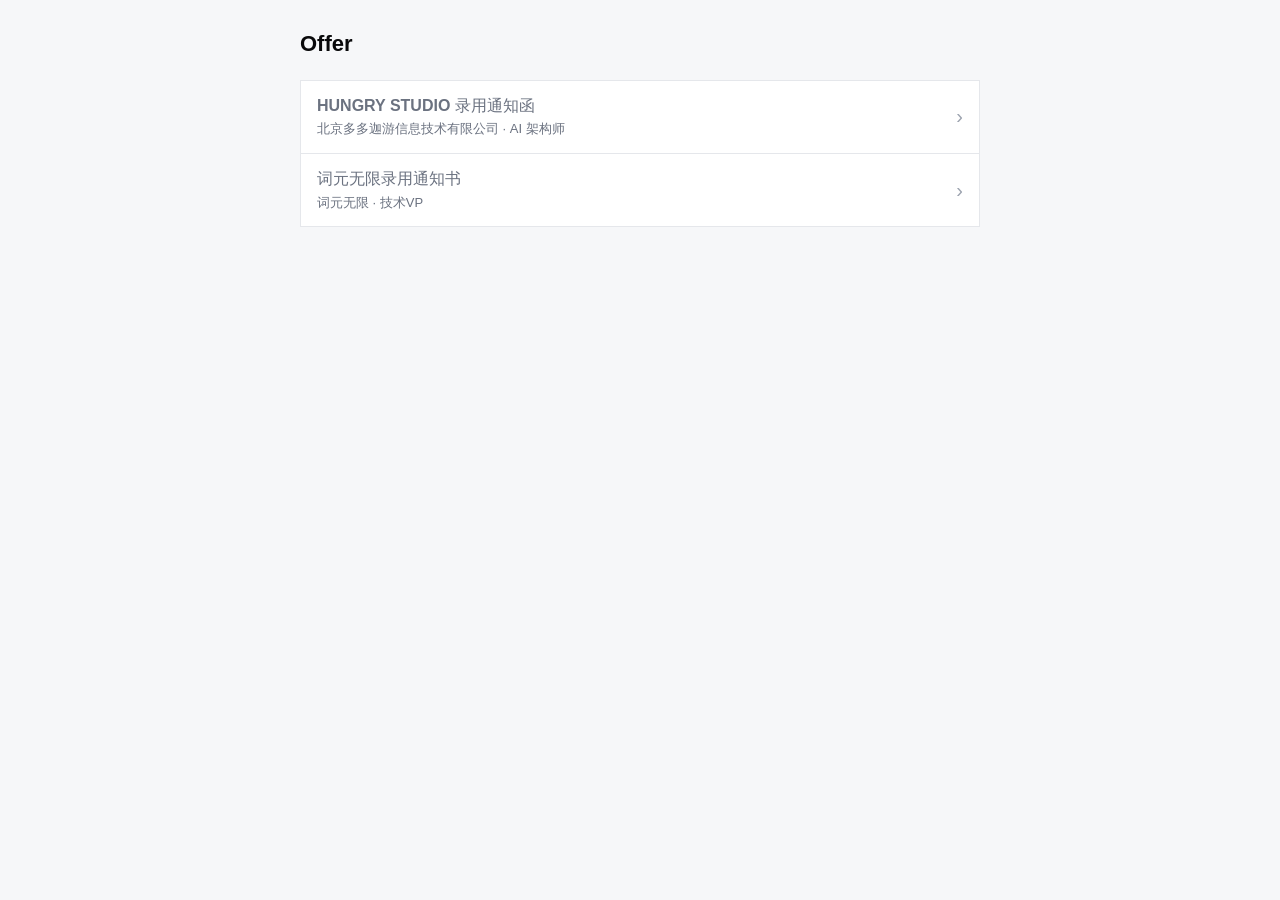
<file: offer/index.html>
<!doctype html>
<html lang="zh-CN">
  <head>
    <meta charset="UTF-8" />
    <meta name="viewport" content="width=device-width, initial-scale=1.0" />
    <title>Offer</title>
    <link rel="stylesheet" href="./styles.css" />
  </head>
  <body class="index-page">
    <main class="index-wrap">
      <h1 class="index-title">Offer</h1>
      <nav class="offer-list" aria-label="Offer 列表">
        <a class="offer-row" href="./hungrystudio.html">
          <span>
            <strong>HUNGRY STUDIO 录用通知函</strong>
            <span>北京多多迦游信息技术有限公司 · AI 架构师</span>
          </span>
          <em>›</em>
        </a>
        <a class="offer-row" href="./tokfinity.html">
          <span>
            <strong>词元无限录用通知书</strong>
            <span>词元无限 · 技术VP</span>
          </span>
          <em>›</em>
        </a>
      </nav>
    </main>
  </body>
</html>
</file>
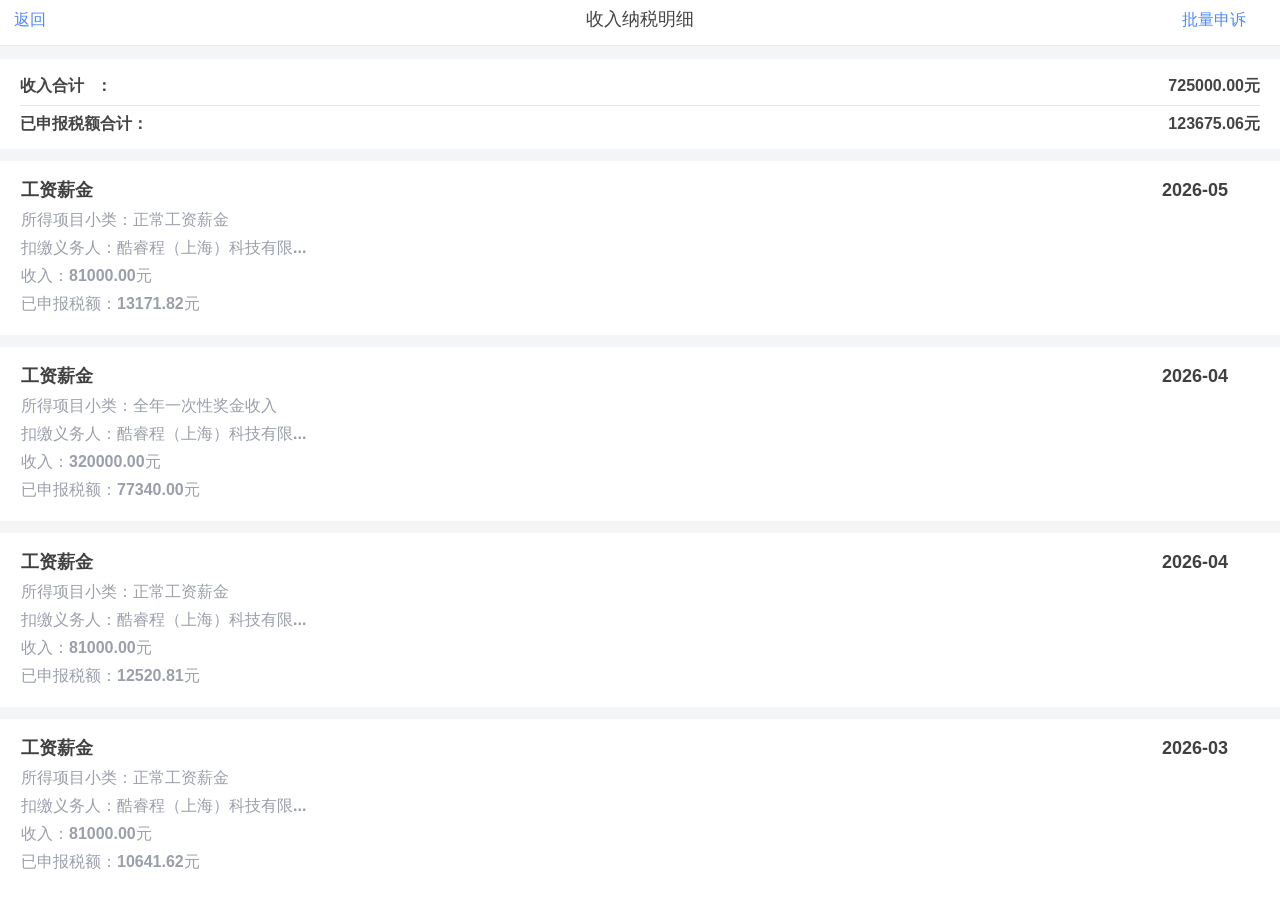
<file: tax/index.html>
<!DOCTYPE html>
<html lang="zh-CN">
  <head>
    <meta charset="UTF-8" />
    <meta http-equiv="X-UA-Compatible" content="IE=edge" />
    <meta
      name="viewport"
      content="width=device-width, user-scalable=no, initial-scale=1.0, maximum-scale=1.0, minimum-scale=1.0"
    />
    <title>收入纳税明细</title>
    <meta name="theme-color" content="#ffffff" />
    <meta name="apple-mobile-web-app-capable" content="yes" />
    <meta name="apple-mobile-web-app-status-bar-style" content="default" />
    <link rel="shortcut icon" type="image/x-icon" href="favicon.ico" />
    <link
      rel="stylesheet"
      href="https://at.alicdn.com/t/c/font_3771354_gxx1tulrykg.css"
    />
    <link rel="stylesheet" href="index.css" />
    <link rel="manifest" href="manifest.json" />
  </head>
  <body class="index-page">
    <header>
      <a class="header-back" href="#" data-next-year>
        <span class="header-icon iconfont icon-fanhui"></span>
        返回
      </a>
      <div class="header-title">收入纳税明细</div>
      <a class="header-shensu" href="#" data-prev-year>批量申诉</a>
    </header>

    <div class="total">
      <div class="total-item">
        <div>收入合计<a class="total-icon iconfont icon-wenhao"></a>：</div>
        <div data-total-income>0.00元</div>
      </div>

      <div class="total-item">
        <div>已申报税额合计：</div>
        <div data-total-tax>0.00元</div>
      </div>
    </div>

    <div class="list" data-list></div>

    <script src="data.js"></script>
    <script src="tax-calculator.js"></script>
    <script src="app.js"></script>
  </body>
</html>
</file>
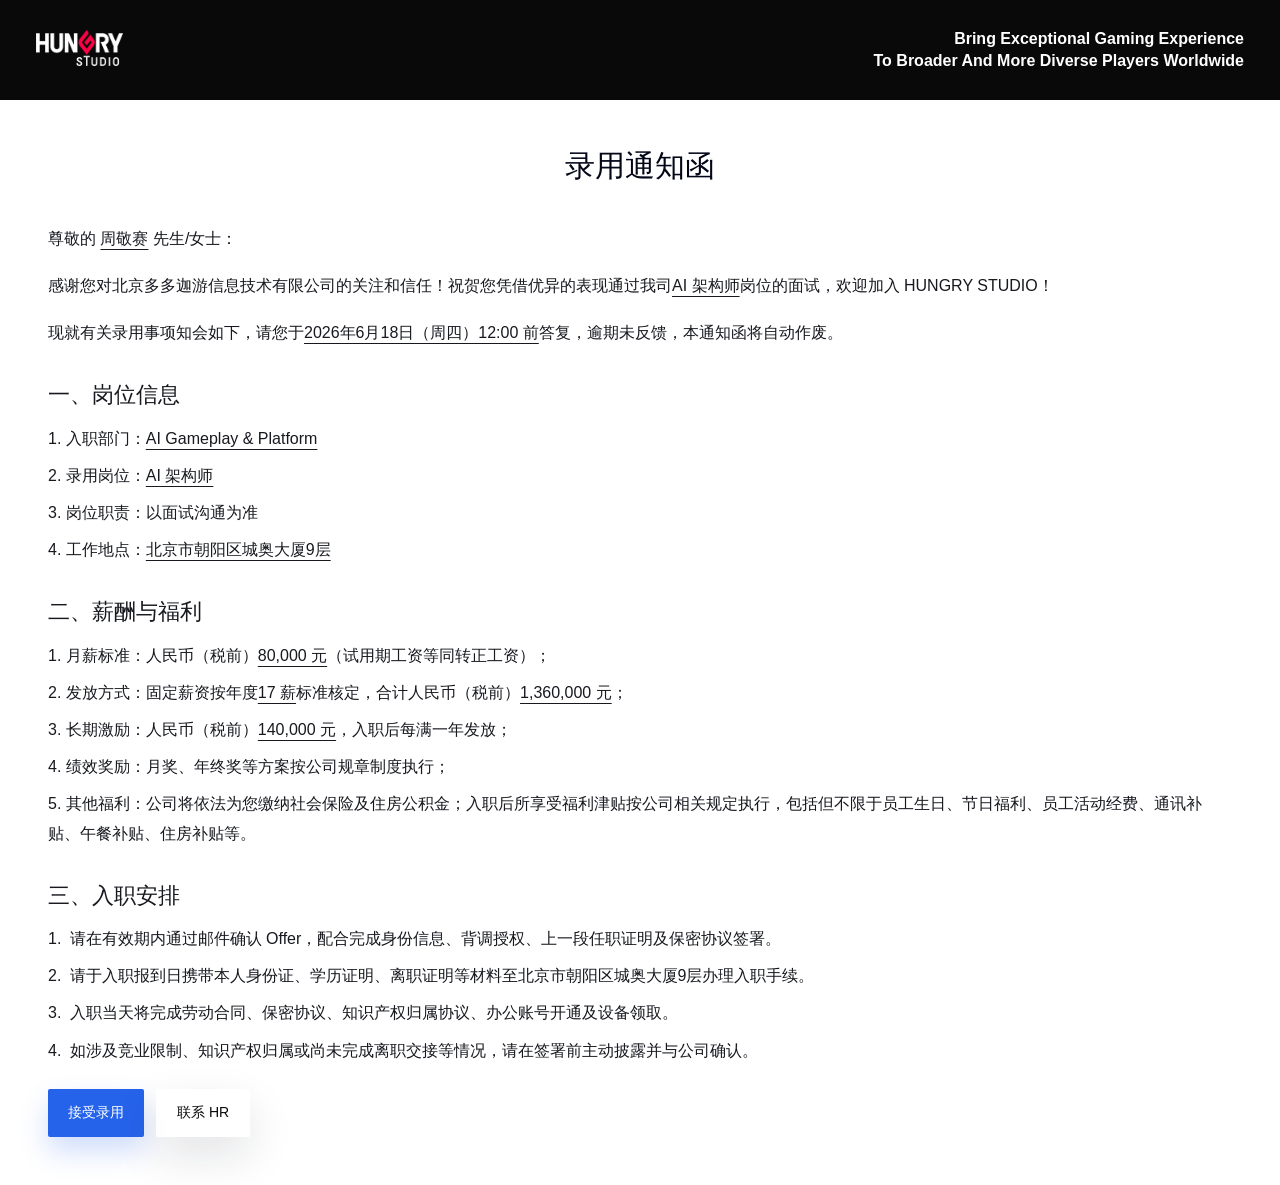
<file: offer/hungrystudio.html>
<!doctype html>
<html lang="zh-CN">
  <head>
    <meta charset="UTF-8" />
    <meta name="viewport" content="width=device-width, initial-scale=1.0" />
    <title>录用通知函</title>
    <link rel="stylesheet" href="./styles.css" />
  </head>
  <body class="hungry-page">
    <main>
      <article class="hungry-article">
        <section class="hungry-top">
          <a href="./index.html" aria-label="返回列表">
            <img src="./assets/hungry-logo.png" alt="HUNGRY STUDIO" />
          </a>
          <div class="hungry-slogan">
            <div>Bring Exceptional Gaming Experience</div>
            <div>To Broader And More Diverse Players Worldwide</div>
          </div>
        </section>

        <section class="hungry-content">
          <h1>录用通知函</h1>
          <div class="offer-letter hungry-letter">
            <p>
              尊敬的 <span class="offer-underline">周敬赛</span> 先生/女士：
            </p>
            <p>
              感谢您对北京多多迦游信息技术有限公司的关注和信任！祝贺您凭借优异的表现通过我司<span
                class="offer-underline"
                >AI 架构师</span
              >岗位的面试，欢迎加入 HUNGRY STUDIO！
            </p>
            <p>
              现就有关录用事项知会如下，请您于<span class="offer-underline">2026年6月18日（周四）12:00 前</span
              >答复，逾期未反馈，本通知函将自动作废。
            </p>

            <section>
              <h2>一、岗位信息</h2>
              <ol>
                <li>入职部门：<span class="offer-underline">AI Gameplay &amp; Platform</span></li>
                <li>录用岗位：<span class="offer-underline">AI 架构师</span></li>
                <li>岗位职责：以面试沟通为准</li>
                <li>工作地点：<span class="offer-underline">北京市朝阳区城奥大厦9层</span></li>
              </ol>
            </section>

            <section>
              <h2>二、薪酬与福利</h2>
              <ol>
                <li>月薪标准：人民币（税前）<span class="offer-underline">80,000 元</span>（试用期工资等同转正工资）；</li>
                <li>
                  发放方式：固定薪资按年度<span class="offer-underline">17 薪</span>标准核定，合计人民币（税前）<span
                    class="offer-underline"
                    >1,360,000 元</span
                  >；
                </li>
                <li>长期激励：人民币（税前）<span class="offer-underline">140,000 元</span>，入职后每满一年发放；</li>
                <li>绩效奖励：月奖、年终奖等方案按公司规章制度执行；</li>
                <li>
                  其他福利：公司将依法为您缴纳社会保险及住房公积金；入职后所享受福利津贴按公司相关规定执行，包括但不限于员工生日、节日福利、员工活动经费、通讯补贴、午餐补贴、住房补贴等。
                </li>
              </ol>
            </section>

            <section>
              <h2>三、入职安排</h2>
              <div class="hungry-numbered-list">
                <p><span>1.</span>请在有效期内通过邮件确认 Offer，配合完成身份信息、背调授权、上一段任职证明及保密协议签署。</p>
                <p><span>2.</span>请于入职报到日携带本人身份证、学历证明、离职证明等材料至北京市朝阳区城奥大厦9层办理入职手续。</p>
                <p><span>3.</span>入职当天将完成劳动合同、保密协议、知识产权归属协议、办公账号开通及设备领取。</p>
                <p><span>4.</span>如涉及竞业限制、知识产权归属或尚未完成离职交接等情况，请在签署前主动披露并与公司确认。</p>
              </div>
              <div class="hungry-actions">
                <a class="btn" href="./index.html">接受录用</a>
                <a class="btn glass" href="./index.html">联系 HR</a>
              </div>
            </section>
          </div>
        </section>
      </article>
    </main>
  </body>
</html>
</file>
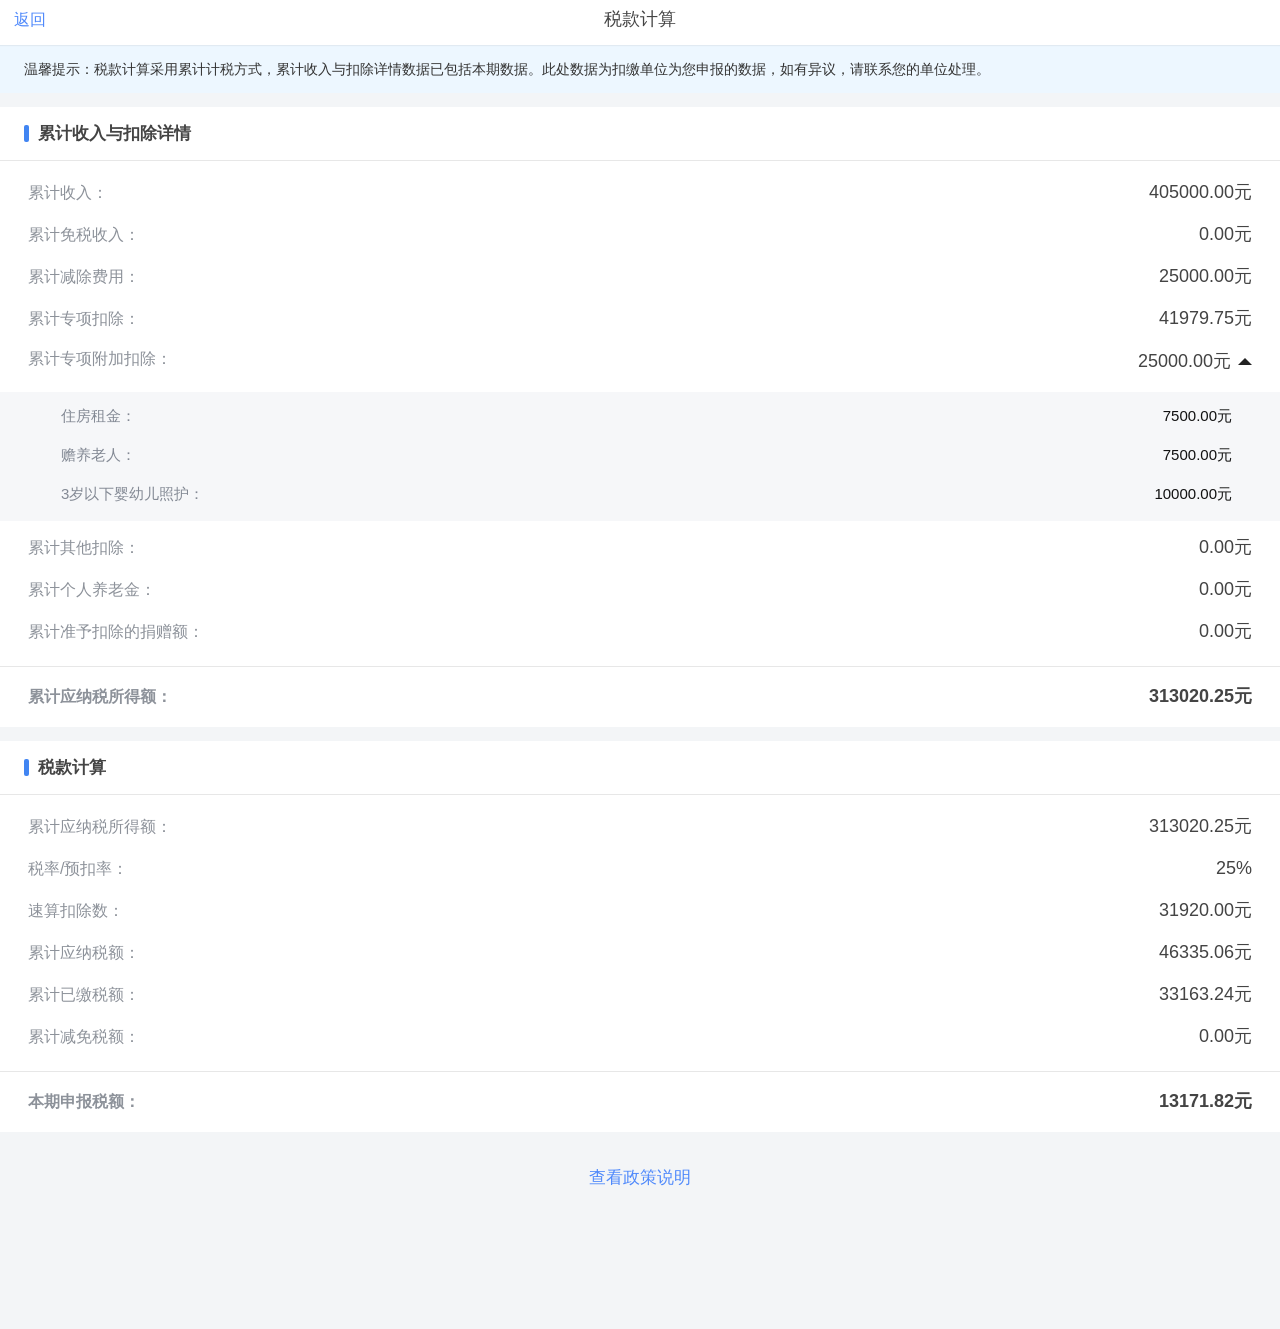
<file: tax/calculation.html>
<!DOCTYPE html>
<html lang="zh-CN">
  <head>
    <meta charset="UTF-8" />
    <meta http-equiv="X-UA-Compatible" content="IE=edge" />
    <meta
      name="viewport"
      content="width=device-width, user-scalable=no, initial-scale=1.0, maximum-scale=1.0, minimum-scale=1.0"
    />
    <title>税款计算</title>
    <meta name="theme-color" content="#ffffff" />
    <meta name="apple-mobile-web-app-capable" content="yes" />
    <meta name="apple-mobile-web-app-status-bar-style" content="default" />
    <link rel="shortcut icon" type="image/x-icon" href="favicon.ico" />
    <link
      rel="stylesheet"
      href="https://at.alicdn.com/t/c/font_3771354_gxx1tulrykg.css"
    />
    <link rel="stylesheet" href="index.css" />
    <link rel="manifest" href="manifest.json" />
  </head>
  <body class="calculation-page">
    <header>
      <a class="header-back" href="detail.html" data-back>
        <span class="header-icon iconfont icon-fanhui"></span>
        返回
      </a>
      <div class="header-title">税款计算</div>
      <span class="header-shensu"></span>
    </header>

    <div class="tips calculation-tips">
      温馨提示：税款计算采用累计计税方式，累计收入与扣除详情数据已包括本期数据。此处数据为扣缴单位为您申报的数据，如有异议，请联系您的单位处理。
    </div>

    <div class="card">
      <div class="card-title">
        <div class="card-title-dot"></div>
        <div>累计收入与扣除详情</div>
      </div>

      <div class="card-body calculation-body" data-cumulative-body></div>
    </div>

    <div class="card section-card">
      <div class="card-title">
        <div class="card-title-dot"></div>
        <div>税款计算</div>
      </div>

      <div class="card-body calculation-body" data-tax-body></div>
    </div>

    <div class="policy-link">查看政策说明</div>

    <script src="data.js"></script>
    <script src="tax-calculator.js"></script>
    <script src="calculation.js"></script>
  </body>
</html>
</file>
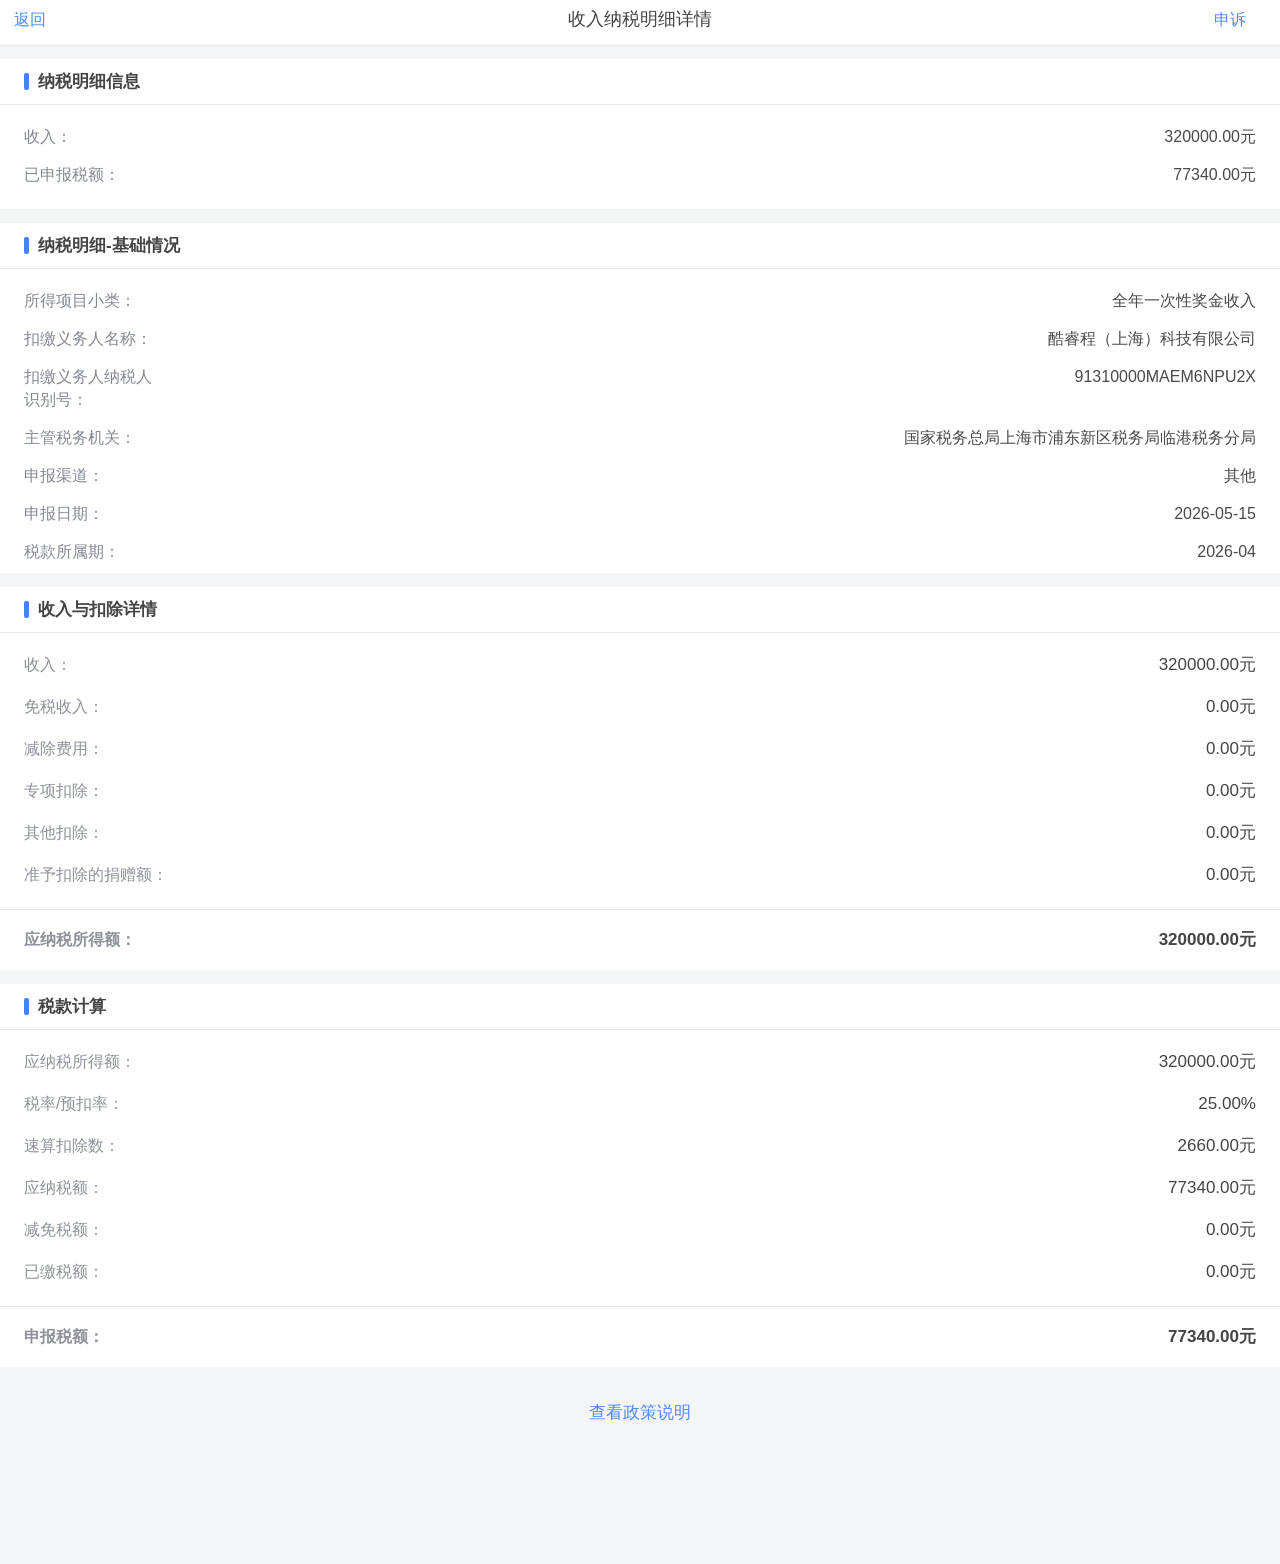
<file: tax/detail-bonus.html>
<!DOCTYPE html>
<html lang="zh-CN">
  <head>
    <meta charset="UTF-8" />
    <meta http-equiv="X-UA-Compatible" content="IE=edge" />
    <meta
      name="viewport"
      content="width=device-width, user-scalable=no, initial-scale=1.0, maximum-scale=1.0, minimum-scale=1.0"
    />
    <title>收入纳税明细详情</title>
    <meta name="theme-color" content="#ffffff" />
    <meta name="apple-mobile-web-app-capable" content="yes" />
    <meta name="apple-mobile-web-app-status-bar-style" content="default" />
    <link rel="shortcut icon" type="image/x-icon" href="favicon.ico" />
    <link
      rel="stylesheet"
      href="https://at.alicdn.com/t/c/font_3771354_gxx1tulrykg.css"
    />
    <link rel="stylesheet" href="index.css" />
    <link rel="manifest" href="manifest.json" />
  </head>
  <body class="detail-page detail-bonus-page">
    <header>
      <a class="header-back" href="index.html" data-back>
        <span class="header-icon iconfont icon-fanhui"></span>
        返回
      </a>
      <div class="header-title">收入纳税明细详情</div>
      <a class="header-shensu">申诉</a>
    </header>

    <div class="card section-card">
      <div class="card-title">
        <div class="card-title-dot"></div>
        <div>纳税明细信息</div>
      </div>
      <div class="card-body detail-summary" data-summary-body></div>
    </div>

    <div class="card section-card">
      <div class="card-title">
        <div class="card-title-dot"></div>
        <div>纳税明细-基础情况</div>
      </div>

      <div class="card-body">
        <div class="card-item">
          <div>所得项目小类：</div>
          <div data-subcategory></div>
        </div>
        <div class="card-item">
          <div>扣缴义务人名称：</div>
          <div data-company></div>
        </div>
        <div class="card-item">
          <div>扣缴义务人纳税人<br />识别号：</div>
          <div data-taxpayer-id></div>
        </div>
        <div class="card-item">
          <div>主管税务机关：</div>
          <div data-tax-office></div>
        </div>
        <div class="card-item">
          <div>申报渠道：</div>
          <div>其他</div>
        </div>
        <div class="card-item">
          <div>申报日期：</div>
          <div data-declaration-date></div>
        </div>
        <div class="card-item" style="margin-bottom: 2px">
          <div>税款所属期：</div>
          <div data-period></div>
        </div>
      </div>
    </div>

    <div class="card section-card">
      <div class="card-title">
        <div class="card-title-dot"></div>
        <div>收入与扣除详情</div>
      </div>
      <div class="card-body bonus-body" data-income-body></div>
    </div>

    <div class="card section-card">
      <div class="card-title">
        <div class="card-title-dot"></div>
        <div>税款计算</div>
      </div>
      <div class="card-body bonus-body" data-tax-body></div>
    </div>

    <div class="policy-link">查看政策说明</div>

    <script src="data.js"></script>
    <script src="tax-calculator.js"></script>
    <script src="detail-bonus.js"></script>
  </body>
</html>
</file>
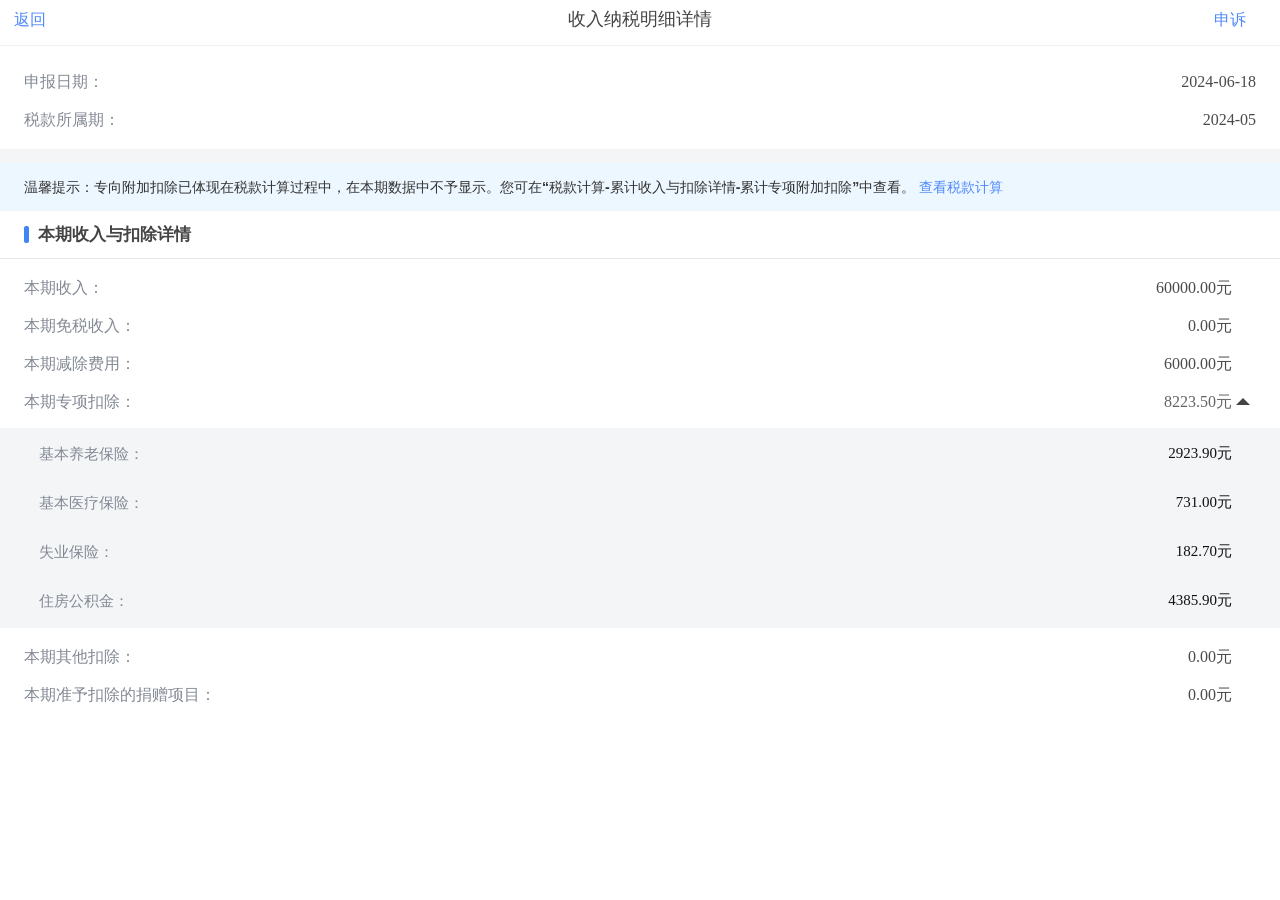
<file: tax/detail.html>
<!DOCTYPE html>
<html lang="en">
  <head>
    <meta charset="UTF-8" />
    <meta http-equiv="X-UA-Compatible" content="IE=edge" />
    <meta
      name="viewport"
      content="width=device-width, user-scalable=no, initial-scale=1.0, maximum-scale=1.0, minimum-scale=1.0"
    />
    <title>收入纳税明细详情</title>
    <link rel="shortcut icon" type="image/x-icon" href="favicon.ico" />
    <link
      rel="stylesheet"
      href="https://at.alicdn.com/t/c/font_3771354_gxx1tulrykg.css"
    />
    <link rel="stylesheet" href="index.css" />
    <link rel="manifest" href="manifest.json" />
    <style>
      .tips {
        margin-top: 14px;
        padding: 12px 24px;
        color: #333;
        font-size: 14px;
        font-weight: 550;
        background: #edf7ff;
      }

      .card {
        background: #fff;
      }
      .card-title {
        display: flex;
        align-items: center;
        position: relative;
        padding: 12px 24px;
        font-size: 17px;
        font-weight: 700;
        border-bottom: 1px solid #e7e7e7;
      }
      .card-title-dot {
        width: 5px;
        height: 17px;
        margin-right: 9px;
        border-radius: 2px;
        background: #4185f2;
      }
      .card-body {
        padding: 17px 24px 2px 24px;
        color: #838994;
      }
      .card-item {
        display: flex;
        justify-content: space-between;
        margin-bottom: 15px;
        font-size: 16px;
      }
      .card-item div + div {
        color: #4a4a4a;
        font-family: 'PingFangSC-Medium';
      }

      .card-children {
        background: #f3f5f7;
        margin: 0 -48px 0 -24px;
        padding: 12px 48px 12px 24px;
      }
      .card-children-item {
        display: flex;
        justify-content: space-between;
        margin-bottom: 26px;
        padding-left: 1em;
        font-size: 15px;
      }
      .card-children-item div + div {
        color: #111;
        font-family: 'PingFangSC-Medium';
      }

      .triangle-wrap {
        position: relative;
        color: #888;
      }
      .triangle {
        position: absolute;
        top: 1px;
        right: -18px;
        width: 0;
        height: 0;
        border: 7px solid transparent;
        border-bottom: 7px solid #444;
      }
    </style>
  </head>
  <body>
    <header>
      <a class="header-back" href="/tax/index.html">
        <span class="header-icon iconfont icon-fanhui"></span>
        返回
      </a>
      <div class="header-title">收入纳税明细详情</div>
      <a class="header-shensu">申诉</a>
    </header>

    <div class="card">
      <div class="card-body">
        <div class="card-item" style="margin-top: 8px">
          <div>申报日期：</div>
          <div>2024-06-18</div>
        </div>

        <div class="card-item" style="margin-bottom: 2px">
          <div>税款所属期：</div>
          <div>2024-05</div>
        </div>
      </div>
    </div>

    <div class="tips">
      温馨提示：专向附加扣除已体现在税款计算过程中，在本期数据中不予显示。您可在“税款计算-累计收入与扣除详情-累计专项附加扣除”中查看。
      <a>查看税款计算</a>
    </div>

    <div class="card">
      <div class="card-title">
        <div class="card-title-dot"></div>
        <div>本期收入与扣除详情</div>
      </div>

      <div class="card-body" style="padding-right: 48px">
        <div class="card-item">
          <div>本期收入：</div>
          <div>60000.00元</div>
        </div>

        <div class="card-item">
          <div>本期免税收入：</div>
          <div>0.00元</div>
        </div>

        <div class="card-item">
          <div>本期减除费用：</div>
          <div>6000.00元</div>
        </div>

        <div class="card-item">
          <div>本期专项扣除：</div>
          <div class="triangle-wrap">
            <div style="color: #646464;">8223.50元</div>
            <div class="triangle"></div>
          </div>
        </div>

        <div class="card-children">
          <div class="card-children-item" style="margin-top: 2px">
            <div>基本养老保险：</div>
            <div>2923.90元</div>
          </div>

          <div class="card-children-item">
            <div>基本医疗保险：</div>
            <div>731.00元</div>
          </div>

          <div class="card-children-item">
            <div>失业保险：</div>
            <div>182.70元</div>
          </div>

          <div class="card-children-item" style="margin-bottom: 4px">
            <div>住房公积金：</div>
            <div>4385.90元</div>
          </div>
        </div>

        <div class="card-item" style="margin-top: 17px">
          <div>本期其他扣除：</div>
          <div>0.00元</div>
        </div>

        <div class="card-item">
          <div style="width: 10em">本期准予扣除的捐赠项目：</div>
          <div>0.00元</div>
        </div>
      </div>
    </div>
  </body>
</html>
</file>
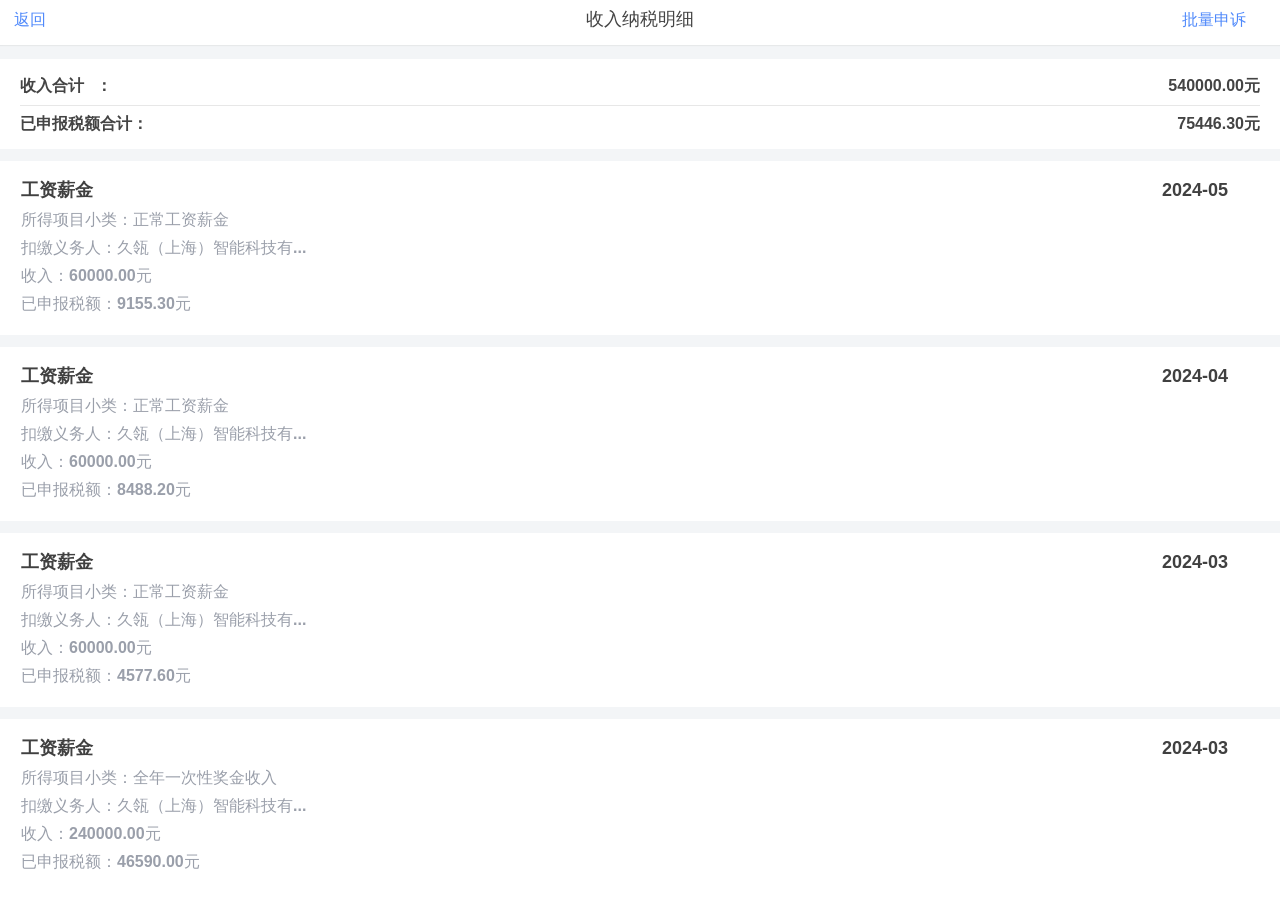
<file: tax/index2024.html>
<!DOCTYPE html>
<html lang="en">
  <head>
    <meta charset="UTF-8" />
    <meta http-equiv="X-UA-Compatible" content="IE=edge" />
    <meta
      name="viewport"
      content="width=device-width, user-scalable=no, initial-scale=1.0, maximum-scale=1.0, minimum-scale=1.0"
    />
    <title>收入纳税明细</title>
    <link rel="shortcut icon" type="image/x-icon" href="favicon.ico" />
    <link
      rel="stylesheet"
      href="https://at.alicdn.com/t/c/font_3771354_gxx1tulrykg.css"
    />
    <link rel="stylesheet" href="index.css" />
    <link rel="manifest" href="manifest.json" />
  </head>
  <body>
    <header>
      <a class="header-back" href="/tax/index.html">
        <span class="header-icon iconfont icon-fanhui"></span>
        返回
      </a>
      <div class="header-title">收入纳税明细</div>
      <a class="header-shensu" href="/tax/detail.html">批量申诉</a>
    </header>

    <div class="total">
      <div class="total-item">
        <div>收入合计<a class="total-icon iconfont icon-wenhao"></a>：</div>
        <div>540000.00元</div>
      </div>

      <div class="total-item">
        <div>已申报税额合计：</div>
        <div>75446.30元</div>
      </div>
    </div>

    <div class="list">
      <div class="list-item">
        <div class="list-item-header">
          <div>工资薪金</div>
          <div>2024-05</div>
        </div>
        <div class="list-item-body">
          <div>所得项目小类：正常工资薪金</div>
          <div>扣缴义务人：久瓴（上海）智能科技有...</div>
          <div>收入：60000.00元</div>
          <div>已申报税额：9155.30元</div>
          <span class="iconfont icon-qianjin"></span>
        </div>
      </div>

      <div class="list-item">
        <div class="list-item-header">
          <div>工资薪金</div>
          <div>2024-04</div>
        </div>
        <div class="list-item-body">
          <div>所得项目小类：正常工资薪金</div>
          <div>扣缴义务人：久瓴（上海）智能科技有...</div>
          <div>收入：60000.00元</div>
          <div>已申报税额：8488.20元</div>
          <span class="iconfont icon-qianjin"></span>
        </div>
      </div>

      <div class="list-item">
        <div class="list-item-header">
          <div>工资薪金</div>
          <div>2024-03</div>
        </div>
        <div class="list-item-body">
          <div>所得项目小类：正常工资薪金</div>
          <div>扣缴义务人：久瓴（上海）智能科技有...</div>
          <div>收入：60000.00元</div>
          <div>已申报税额：4577.60元</div>
          <span class="iconfont icon-qianjin"></span>
        </div>
      </div>

      <div class="list-item">
        <div class="list-item-header">
          <div>工资薪金</div>
          <div>2024-03</div>
        </div>
        <div class="list-item-body">
          <div>所得项目小类：全年一次性奖金收入</div>
          <div>扣缴义务人：久瓴（上海）智能科技有...</div>
          <div>收入：240000.00元</div>
          <div>已申报税额：46590.00元</div>
          <span class="iconfont icon-qianjin"></span>
        </div>
      </div>

      <div class="list-item">
        <div class="list-item-header">
          <div>工资薪金</div>
          <div>2024-02</div>
        </div>
        <div class="list-item-body">
          <div>所得项目小类：正常工资薪金</div>
          <div>扣缴义务人：久瓴（上海）智能科技有...</div>
          <div>收入：60000.00元</div>
          <div>已申报税额：4577.60元</div>
          <span class="iconfont icon-qianjin"></span>
        </div>
      </div>

      <div class="list-item">
        <div class="list-item-header">
          <div>工资薪金</div>
          <div>2024-01</div>
        </div>
        <div class="list-item-body">
          <div>所得项目小类：正常工资薪金</div>
          <div>扣缴义务人：久瓴（上海）智能科技有...</div>
          <div>收入：60000.00元</div>
          <div>已申报税额：2057.60元</div>
          <span class="iconfont icon-qianjin"></span>
        </div>
      </div>
    </div>
  </body>
</html>
</file>
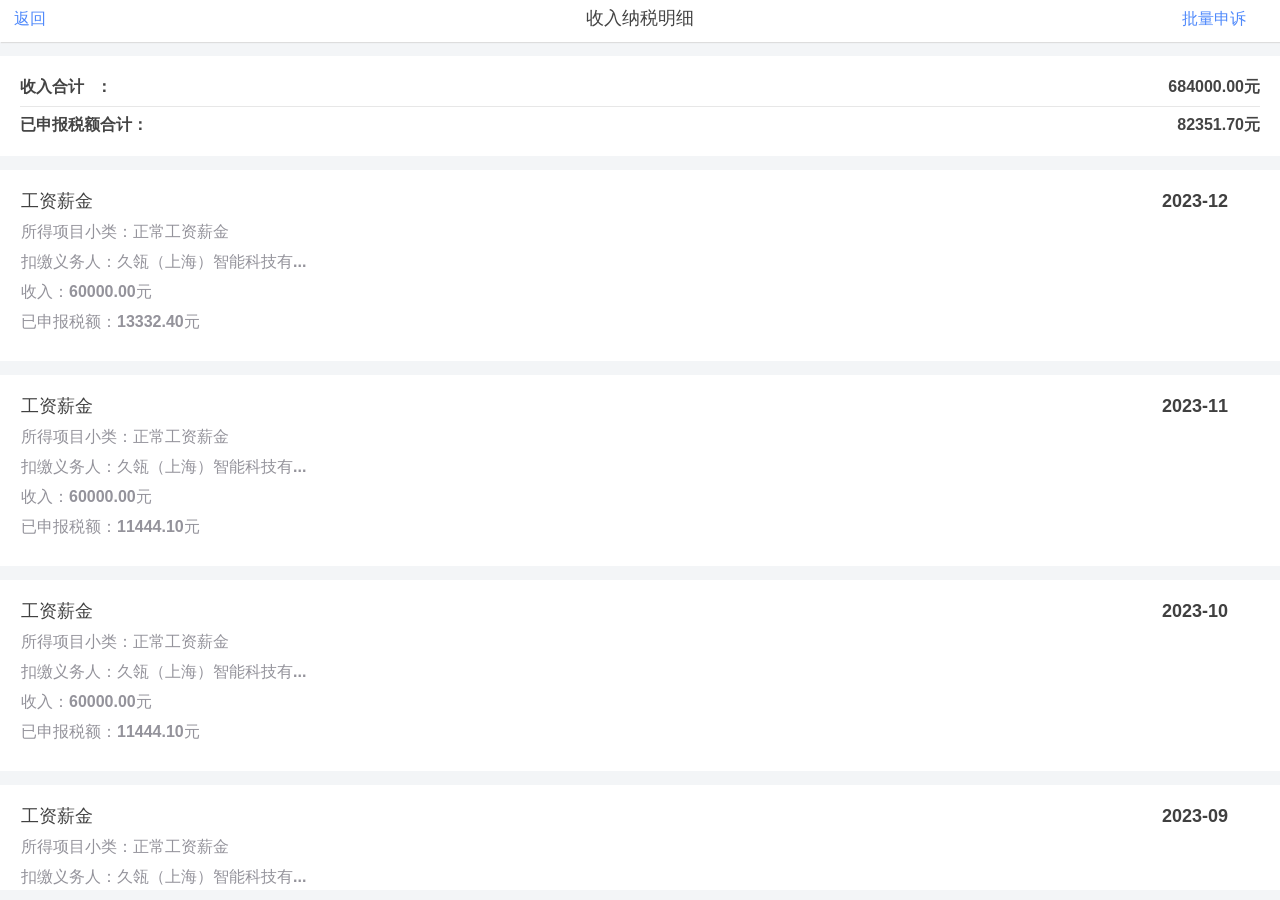
<file: tax/bak/index2023.html>
<!DOCTYPE html>
<html lang="en">
  <head>
    <meta charset="UTF-8" />
    <meta http-equiv="X-UA-Compatible" content="IE=edge" />
    <meta
      name="viewport"
      content="width=device-width, user-scalable=no, initial-scale=1.0, maximum-scale=1.0, minimum-scale=1.0"
    />
    <title>收入纳税明细</title>
    <link rel="shortcut icon" type="image/x-icon" href="favicon.ico" />
    <link
      rel="stylesheet"
      href="https://at.alicdn.com/t/c/font_3771354_gxx1tulrykg.css"
    />
    <link rel="stylesheet" href="index.css" />
    <link rel="manifest" href="manifest.json" />
  </head>
  <body>
    <header>
      <a class="header-back" href="/tax/index2024.html">
        <span class="header-icon iconfont icon-fanhui"></span>
        返回
      </a>
      <div class="header-title">收入纳税明细</div>
      <a class="header-shensu" href="/tax/detail.html">批量申诉</a>
    </header>

    <div class="total">
      <div class="total-item">
        <div>收入合计<a class="total-icon iconfont icon-wenhao"></a>：</div>
        <div>684000.00元</div>
      </div>

      <div class="total-item">
        <div>已申报税额合计：</div>
        <div>82351.70元</div>
      </div>
    </div>

    <div class="list">
      <div class="list-item">
        <div class="list-item-header">
          <div>工资薪金</div>
          <div>2023-12</div>
        </div>
        <div class="list-item-body">
          <div>所得项目小类：正常工资薪金</div>
          <div>扣缴义务人：久瓴（上海）智能科技有...</div>
          <div>收入：60000.00元</div>
          <div>已申报税额：13332.40元</div>
          <span class="iconfont icon-qianjin"></span>
        </div>
      </div>

      <div class="list-item">
        <div class="list-item-header">
          <div>工资薪金</div>
          <div>2023-11</div>
        </div>
        <div class="list-item-body">
          <div>所得项目小类：正常工资薪金</div>
          <div>扣缴义务人：久瓴（上海）智能科技有...</div>
          <div>收入：60000.00元</div>
          <div>已申报税额：11444.10元</div>
          <span class="iconfont icon-qianjin"></span>
        </div>
      </div>

      <div class="list-item">
        <div class="list-item-header">
          <div>工资薪金</div>
          <div>2023-10</div>
        </div>
        <div class="list-item-body">
          <div>所得项目小类：正常工资薪金</div>
          <div>扣缴义务人：久瓴（上海）智能科技有...</div>
          <div>收入：60000.00元</div>
          <div>已申报税额：11444.10元</div>
          <span class="iconfont icon-qianjin"></span>
        </div>
      </div>

      <div class="list-item">
        <div class="list-item-header">
          <div>工资薪金</div>
          <div>2023-09</div>
        </div>
        <div class="list-item-body">
          <div>所得项目小类：正常工资薪金</div>
          <div>扣缴义务人：久瓴（上海）智能科技有...</div>
          <div>收入：60000.00元</div>
          <div>已申报税额：10177.10元</div>
          <span class="iconfont icon-qianjin"></span>
        </div>
      </div>

      <div class="list-item">
        <div class="list-item-header">
          <div>工资薪金</div>
          <div>2023-08</div>
        </div>
        <div class="list-item-body">
          <div>所得项目小类：正常工资薪金</div>
          <div>扣缴义务人：久瓴（上海）智能科技有...</div>
          <div>收入：60000.00元</div>
          <div>已申报税额：9155.30元</div>
          <span class="iconfont icon-qianjin"></span>
        </div>
      </div>

      <div class="list-item">
        <div class="list-item-header">
          <div>工资薪金</div>
          <div>2023-07</div>
        </div>
        <div class="list-item-body">
          <div>所得项目小类：正常工资薪金</div>
          <div>扣缴义务人：久瓴（上海）智能科技有...</div>
          <div>收入：60000.00元</div>
          <div>已申报税额：9155.30元</div>
          <span class="iconfont icon-qianjin"></span>
        </div>
      </div>

      <div class="list-item">
        <div class="list-item-header">
          <div>工资薪金</div>
          <div>2023-06</div>
        </div>
        <div class="list-item-body">
          <div>所得项目小类：正常工资薪金</div>
          <div>扣缴义务人：久瓴（上海）智能科技有...</div>
          <div>收入：60000.00元</div>
          <div>已申报税额：8488.20元</div>
          <span class="iconfont icon-qianjin"></span>
        </div>
      </div>

      <div class="list-item">
        <div class="list-item-header">
          <div>工资薪金</div>
          <div>2023-05</div>
        </div>
        <div class="list-item-body">
          <div>所得项目小类：正常工资薪金</div>
          <div>扣缴义务人：久瓴（上海）智能科技有...</div>
          <div>收入：60000.00元</div>
          <div>已申报税额：4577.60元</div>
          <span class="iconfont icon-qianjin"></span>
        </div>
      </div>

      <div class="list-item">
        <div class="list-item-header">
          <div>工资薪金</div>
          <div>2023-04</div>
        </div>
        <div class="list-item-body">
          <div>所得项目小类：正常工资薪金</div>
          <div>扣缴义务人：久瓴（上海）智能科技有...</div>
          <div>收入：60000.00元</div>
          <div>已申报税额：4577.60元</div>
          <span class="iconfont icon-qianjin"></span>
        </div>
      </div>

      <div class="list-item">
        <div class="list-item-header">
          <div>工资薪金</div>
          <div>2023-03</div>
        </div>
        <div class="list-item-body">
          <div>所得项目小类：正常工资薪金</div>
          <div>扣缴义务人：久瓴（上海）智能科技有...</div>
          <div>收入：60000.00元</div>
          <div>已申报税额：2057.60元</div>
          <span class="iconfont icon-qianjin"></span>
        </div>
      </div>

      <div class="list-item">
        <div class="list-item-header">
          <div>工资薪金</div>
          <div>2023-02</div>
        </div>
        <div class="list-item-body">
          <div>所得项目小类：正常工资薪金</div>
          <div>扣缴义务人：支付宝（杭州）信息技术...</div>
          <div>收入：42000.00元</div>
          <div>已申报税额：2682.39元</div>
          <span class="iconfont icon-qianjin"></span>
        </div>
      </div>

      <div class="list-item">
        <div class="list-item-header">
          <div>工资薪金</div>
          <div>2023-01</div>
        </div>
        <div class="list-item-body">
          <div>所得项目小类：正常工资薪金</div>
          <div>扣缴义务人：支付宝（杭州）信息技术...</div>
          <div>收入：42000.00元</div>
          <div>已申报税额：918.07元</div>
          <span class="iconfont icon-qianjin"></span>
        </div>
      </div>
    </div>
  </body>
</html>
</file>
<file: offer/styles.css>
* {
  box-sizing: border-box;
}

html {
  min-width: 320px;
  background: #f6f7f9;
  color: #09090b;
  font-family: -apple-system, BlinkMacSystemFont, "SF Pro Display", "SF Pro Text", "PingFang SC",
    "Hiragino Sans GB", "Microsoft YaHei", sans-serif;
  font-synthesis: none;
  text-rendering: optimizeLegibility;
  -webkit-font-smoothing: antialiased;
  -moz-osx-font-smoothing: grayscale;
}

body {
  min-width: 320px;
  margin: 0;
}

a,
button {
  -webkit-tap-highlight-color: transparent;
}

.index-page {
  min-height: 100svh;
  padding: 20px 16px;
  background: #f6f7f9;
}

.index-wrap {
  max-width: 680px;
  margin: 0 auto;
}

.index-title {
  margin: 10px 0 22px;
  font-size: 22px;
  font-weight: 700;
  line-height: 1.25;
  letter-spacing: 0;
}

.offer-list {
  display: grid;
  border: 1px solid #e5e7eb;
  background: #fff;
}

.offer-row {
  display: grid;
  grid-template-columns: 1fr auto;
  gap: 16px;
  align-items: center;
  min-height: 72px;
  padding: 15px 16px;
  color: #111827;
  text-decoration: none;
  border-bottom: 1px solid #e5e7eb;
}

.offer-row:last-child {
  border-bottom: 0;
}

.offer-row:active {
  background: #f9fafb;
}

.offer-row strong {
  display: block;
  margin-bottom: 4px;
  font-size: 16px;
  font-weight: 650;
  line-height: 1.3;
}

.offer-row span {
  display: block;
  color: #6b7280;
  font-size: 13px;
  line-height: 1.35;
}

.offer-row em {
  color: #9ca3af;
  font-style: normal;
  font-size: 20px;
}

.btn {
  display: inline-flex;
  align-items: center;
  justify-content: center;
  min-height: 48px;
  padding: 0 20px;
  border: 0;
  border-radius: 2px;
  background: #2563eb;
  color: #fff;
  font: inherit;
  font-size: 14px;
  font-weight: 500;
  text-decoration: none;
  box-shadow: 0 14px 28px rgba(37, 99, 235, 0.22);
}

.btn.glass {
  border: 1px solid rgba(255, 255, 255, 0.55);
  background: rgba(255, 255, 255, 0.55);
  color: #09090b;
  box-shadow: 0 18px 45px rgba(15, 23, 42, 0.12);
  backdrop-filter: blur(24px);
}

.offer-underline {
  font-weight: 700;
  white-space: pre;
  text-decoration: underline;
  text-decoration-thickness: 1px;
  text-underline-offset: 5px;
}

.hungry-page,
.tokens-page {
  min-height: 100svh;
  background: #fff;
}

.hungry-article {
  margin: 0 auto;
  background: #fff;
  color: #020617;
}

.hungry-top {
  display: flex;
  align-items: center;
  justify-content: space-between;
  gap: 16px;
  height: 100px;
  padding: 0 20px;
  background: #090909;
  color: #fff;
}

.hungry-top img {
  height: 36px;
  width: auto;
  object-fit: contain;
}

.hungry-slogan {
  text-align: right;
  color: #fff;
  font-size: 13px;
  font-weight: 600;
  line-height: 1.35;
}

.hungry-content {
  padding: 32px 20px;
}

.hungry-content > h1 {
  margin: 0 0 40px;
  text-align: center;
  font-size: 30px;
  font-weight: 900;
  line-height: 1.2;
  letter-spacing: 0;
}

.offer-letter {
  color: #17191f;
  font-size: 17px;
  font-weight: 500;
  line-height: 1.95;
  letter-spacing: 0;
}

.offer-letter p {
  margin: 0 0 18px;
}

.offer-letter section {
  margin-top: 34px;
}

.offer-letter h2 {
  margin: 0 0 12px;
  font-size: 21px;
  font-weight: 900;
  line-height: 1.35;
  letter-spacing: 0;
}

.offer-letter ol {
  margin: 0;
  padding-left: 1.35em;
}

.offer-letter li {
  margin: 6px 0;
  padding-left: 0.15em;
}

.hungry-letter {
  font-size: 16px;
  font-weight: 400;
  line-height: 1.82;
}

.hungry-letter h2 {
  margin-bottom: 14px;
  font-size: 22px;
  line-height: 1.3;
}

.hungry-letter ol {
  margin: 0;
  padding-left: 0;
  list-style-position: inside;
}

.hungry-letter li {
  margin: 8px 0;
  padding-left: 0;
  font-weight: 400;
}

.hungry-letter p {
  margin-bottom: 18px;
  font-weight: 400;
}

.hungry-letter .offer-underline {
  font-weight: 400;
}

.hungry-numbered-list {
  display: grid;
  gap: 8px;
  padding-left: 0;
}

.hungry-numbered-list p {
  display: grid;
  grid-template-columns: 1.35em 1fr;
  gap: 0;
  margin: 0;
}

.hungry-numbered-list span {
  font-weight: 400;
}

.hungry-actions {
  display: flex;
  flex-wrap: wrap;
  gap: 12px;
  margin-top: 24px;
}

.tokens-article {
  max-width: 820px;
  margin: 0 auto;
  padding: 32px 20px 40px;
}

.tokens-sf-letter {
  color: #080808;
  font-size: 16px;
  font-weight: 400;
  line-height: 1.86;
  letter-spacing: 0;
}

.tokens-title {
  margin: 2px 0 32px;
  text-align: center;
}

.tokens-title img {
  display: block;
  width: 104px;
  height: auto;
  margin: 0 auto 16px;
}

.tokens-title p {
  margin: 0 0 10px;
  color: #455cff;
  font-size: 12px;
  font-weight: 500;
  line-height: 1.4;
}

.tokens-title h1 {
  margin: 0;
  font-size: 24px;
  font-weight: 900;
  line-height: 1.22;
  letter-spacing: 0;
}

.tokens-sf-letter h2 {
  margin: 30px 0 10px;
  font-size: 18px;
  font-weight: 900;
  line-height: 1.35;
}

.tokens-sf-letter p {
  margin: 0 0 13px;
}

.tokens-comp-lines {
  display: grid;
  gap: 12px;
  margin: 0 0 18px 1.35em;
}

.tokens-comp-lines p {
  margin: 0;
  text-indent: 0;
}

.tokens-comp-lines p > span:first-child {
  font-weight: 500;
}

.tokens-sf-letter ol {
  margin: 0;
  padding-left: 1.4em;
}

.tokens-sf-letter li {
  margin: 8px 0;
}

.tokens-actions {
  display: flex;
  gap: 22px;
  margin-top: 22px;
}

.tokens-actions a {
  color: #455cff;
  font-size: 0.95em;
  text-decoration: underline;
  text-decoration-thickness: 1px;
  text-underline-offset: 4px;
}

.muted {
  color: rgba(0, 0, 0, 0.62);
  font-size: 0.92em;
}

@media (min-width: 640px) {
  .hungry-top {
    padding: 0 36px;
  }

  .hungry-slogan {
    font-size: 16px;
  }

  .hungry-content {
    padding: 48px;
  }

  .tokens-article {
    padding-right: 32px;
    padding-left: 32px;
  }
}

@media (max-width: 640px) {
  .offer-letter {
    font-size: 16px;
    line-height: 1.85;
  }

  .offer-letter section {
    margin-top: 28px;
  }

  .hungry-letter {
    font-size: 15px;
    line-height: 1.78;
  }

  .hungry-letter h2 {
    font-size: 20px;
  }

  .tokens-sf-letter {
    font-size: 16px;
    line-height: 1.86;
  }

  .tokens-title {
    margin: 0 0 30px;
  }

  .tokens-title img {
    width: 100px;
    margin-bottom: 15px;
  }

  .tokens-title h1 {
    font-size: 24px;
  }

  .tokens-title p {
    font-size: 12px;
  }

  .tokens-sf-letter h2 {
    font-size: 18px;
  }
}
</file>
<file: tax/index.css>
html {
  background: #fff;
}

body {
  margin: 0;
  font-size: 16px;
  font-weight: 400;
  font-family: PingFangSC-Regular, sans-serif;
  color: #444444;
  background: #fff;
}

body::before {
  content: "";
  position: fixed;
  top: 0;
  right: 0;
  left: 0;
  z-index: 10;
  height: env(safe-area-inset-top);
  background: #fff;
}

a {
  color: #4f89fb;
  text-decoration: none;
}

.iconfont {
  font-size: 18px;
  font-weight: 600;
}

header {
  display: flex;
  justify-content: space-between;
  align-items: flex-end;
  position: relative;
  z-index: 1;
  margin-bottom: 0;
  padding: 7px 20px 14px 20px;
  font-weight: 550;
  background: #fff;
  box-shadow: 0 1px 1px rgba(0, 0, 0, 0.05);
}
.header-back {
  display: flex;
  align-items: center;
  width: 90px;
}
.header-icon {
  margin-right: -6px;
}
.header-title {
  font-size: 18px;
}
.header-shensu {
  width: 90px;
  padding-right: 14px;
  text-align: right;
  box-sizing: border-box;
}

.total {
  border-top: 14px solid #f3f5f7;
  padding: 16px 20px 14px 20px;
  background: #fff;
}
.total-item {
  display: flex;
  justify-content: space-between;
  align-items: center;
  font-weight: 700;
}
.total-item + .total-item {
  margin-top: 8px;
  padding-top: 8px;
  border-top: 1px solid #e7e7e7;
}
.total-icon {
  margin: 0 6px;
  font-weight: 550;
}

.list {
  height: calc(100vh - 175px);
  border-top: 12px solid #f3f5f7;
  box-sizing: border-box;
  overflow: auto;
  background: #f3f5f7;
}
.list-item {
  display: block;
  color: inherit;
  margin-bottom: 12px;
  padding: 15px 20px 17px 21px;
  background: #fff;
}
.list-item:active {
  background: #f8f9fb;
}
.list-item-header {
  display: flex;
  justify-content: space-between;
  align-items: center;
  color: #404040;
  font-size: 18px;
  font-weight: 600;
  line-height: 28px;
}
.list-item-header div + div {
  padding-right: 32px;
}
.list-item-body {
  position: relative;
  color: #9a9faa;
  font-weight: 550;
  margin-top: 2px;
  line-height: 28px;
}
.list-item-body .icon-qianjin {
  position: absolute;
  top: 25px;
  right: 0;
  color: #d9dde4;
}

.tips {
  margin-top: 0;
  border-top: 14px solid #f3f5f7;
  padding: 12px 24px;
  color: #333;
  font-size: 14px;
  font-weight: 550;
  background: #edf7ff;
  line-height: 24px;
}

.card {
  background: #fff;
}

.section-card {
  margin-top: 0;
  border-top: 14px solid #f3f5f7;
}

.card-title {
  display: flex;
  align-items: center;
  position: relative;
  padding: 15px 24px;
  font-size: 17px;
  font-weight: 700;
  border-bottom: 1px solid #e7e7e7;
}

.detail-page .card-title {
  padding-top: 11px;
  padding-bottom: 11px;
}

.card-title-dot {
  width: 5px;
  height: 17px;
  margin-right: 9px;
  border-radius: 2px;
  background: #4185f2;
}

.card-body {
  padding: 20px 24px 8px 24px;
  color: #838994;
}

.detail-card-body {
  padding: 20px 0 0 0;
}

.card-item {
  display: flex;
  justify-content: space-between;
  gap: 18px;
  margin-bottom: 15px;
  font-size: 16px;
  line-height: 23px;
}

.card-item div:first-child {
  white-space: nowrap;
}

.card-item div + div {
  color: #4a4a4a;
  font-family: PingFangSC-Medium, sans-serif;
  text-align: right;
  overflow-wrap: anywhere;
}

.card-children {
  margin: 0 0 15px 0;
  padding: 12px 48px 12px 46px;
  background: #f6f7f9;
}

.card-children:empty {
  display: none;
}

.card-children-item {
  display: flex;
  justify-content: space-between;
  gap: 18px;
  margin-bottom: 16px;
  padding-left: 1em;
  font-size: 15px;
  line-height: 23px;
}

.card-children-item:last-child {
  margin-bottom: 4px;
}

.card-children-item div + div {
  color: #111;
  font-family: PingFangSC-Medium, sans-serif;
  text-align: right;
}

.detail-summary .card-item:last-child {
  justify-content: flex-end;
  margin-top: -6px;
  margin-bottom: 0;
}

.detail-summary .card-item:last-child div:first-child {
  display: none;
}

.detail-bonus-page .detail-summary .card-item:last-child {
  justify-content: space-between;
  margin-top: 0;
  margin-bottom: 15px;
}

.detail-bonus-page .detail-summary .card-item:last-child div:first-child {
  display: block;
}

.tax-link {
  display: inline-flex;
  align-items: center;
  color: #4f89fb;
}

.tax-link .iconfont {
  color: #4f89fb;
  font-size: 18px;
}

.detail-card-body > .card-item {
  margin: 0;
  padding: 0 24px 15px 24px;
}

.detail-card-body .card-item div:first-child {
  color: #8d929a;
  white-space: normal;
}

.detail-card-body .card-item div + div {
  color: #444;
  font-size: 17px;
}

.deduction-toggle {
  width: 100%;
  border: 0;
  background: #fff;
  color: inherit;
  font: inherit;
  cursor: pointer;
}

.deduction-toggle div + div {
  display: flex;
  align-items: center;
  justify-content: flex-end;
  gap: 7px;
}

.triangle {
  display: inline-block;
  width: 0;
  height: 0;
  border-right: 7px solid transparent;
  border-left: 7px solid transparent;
  border-bottom: 7px solid #222;
  transform: rotate(0deg);
}

.deduction-toggle:not(.is-open) .triangle {
  transform: rotate(180deg);
}

.calculation-tips {
  margin-top: 0;
  border-top: 0;
  border-bottom: 14px solid #f3f5f7;
  font-size: 14px;
  line-height: 24px;
}

.calculation-body {
  padding: 20px 0 0 0;
}

.bonus-body {
  padding: 20px 0 0 0;
}

.calculation-body > .card-item {
  margin: 0;
  padding: 0 28px 19px 28px;
}

.bonus-body > .card-item {
  margin: 0;
  padding: 0 24px 19px 24px;
}

.calculation-body .card-item div:first-child {
  color: #8d929a;
  white-space: normal;
}

.bonus-body .card-item div:first-child {
  color: #8d929a;
  white-space: normal;
}

.calculation-body .card-item div + div {
  color: #444;
  font-size: 18px;
}

.bonus-body .card-item div + div {
  color: #444;
  font-size: 17px;
}

.calculation-toggle {
  padding: 0 28px 19px 28px;
}

.strong-row {
  font-weight: 700;
}

.strong-row div:first-child,
.strong-row div + div {
  color: #222;
}

.divider-row {
  margin-top: 4px !important;
  padding-top: 18px !important;
  border-top: 1px solid #e7e7e7;
}

.policy-link {
  padding: 34px 0 140px 0;
  background: #f3f5f7;
  color: #4f89fb;
  font-size: 17px;
  text-align: center;
}
</file>
<file: tax/bak/index.css>
body {
  margin: 0;
  font-size: 16px;
  font-weight: 400;
  font-family: PingFangSC-Regular, sans-serif;
  color: #444444;
  background: #f3f5f7;
}

a {
  color: #4f89fb;
  text-decoration: none;
}

.iconfont {
  font-size: 18px;
  font-weight: 600;
}

header {
  display: flex;
  justify-content: space-between;
  align-items: flex-end;
  margin-bottom: 14px;
  padding: 6px 20px 12px 20px;
  font-weight: 550;
  background: #fff;
  box-shadow: 1px 1px 1px #dddddd;
}
.header-back {
  display: flex;
  align-items: center;
  width: 90px;
}
.header-icon {
  margin-right: -6px;
}
.header-title {
  font-size: 18px;
}
.header-shensu {
  width: 90px;
  padding-right: 14px;
  text-align: right;
  box-sizing: border-box;
}

.total {
  padding: 20px;
  background: #fff;
}
.total-item {
  display: flex;
  justify-content: space-between;
  align-items: center;
  font-weight: 600;
}
.total-item + .total-item {
  margin-top: 8px;
  padding-top: 8px;
  border-top: 1px solid #e7e7e7;
}
.total-icon {
  margin: 0 6px;
  font-weight: 550;
}

.list {
  height: calc(100vh - 180px);
  padding-top: 14px;
  overflow: auto;
}
.list-item {
  margin-bottom: 14px;
  padding: 15px 20px 24px 21px;
  background: #fff;
}
.list-item-header {
  display: flex;
  justify-content: space-between;
  align-items: center;
  color: #404040;
  font-size: 18px;
  font-weight: 550;
  line-height: 32px;
}
.list-item-header div + div {
  padding-right: 32px;
}
.list-item-body {
  position: relative;
  color: #94939b;
  font-weight: 550;
  line-height: 30px;
}
.list-item-body .icon-qianjin {
  position: absolute;
  top: 27px;
  right: 0;
  color: #d9dde4;
}
</file>
